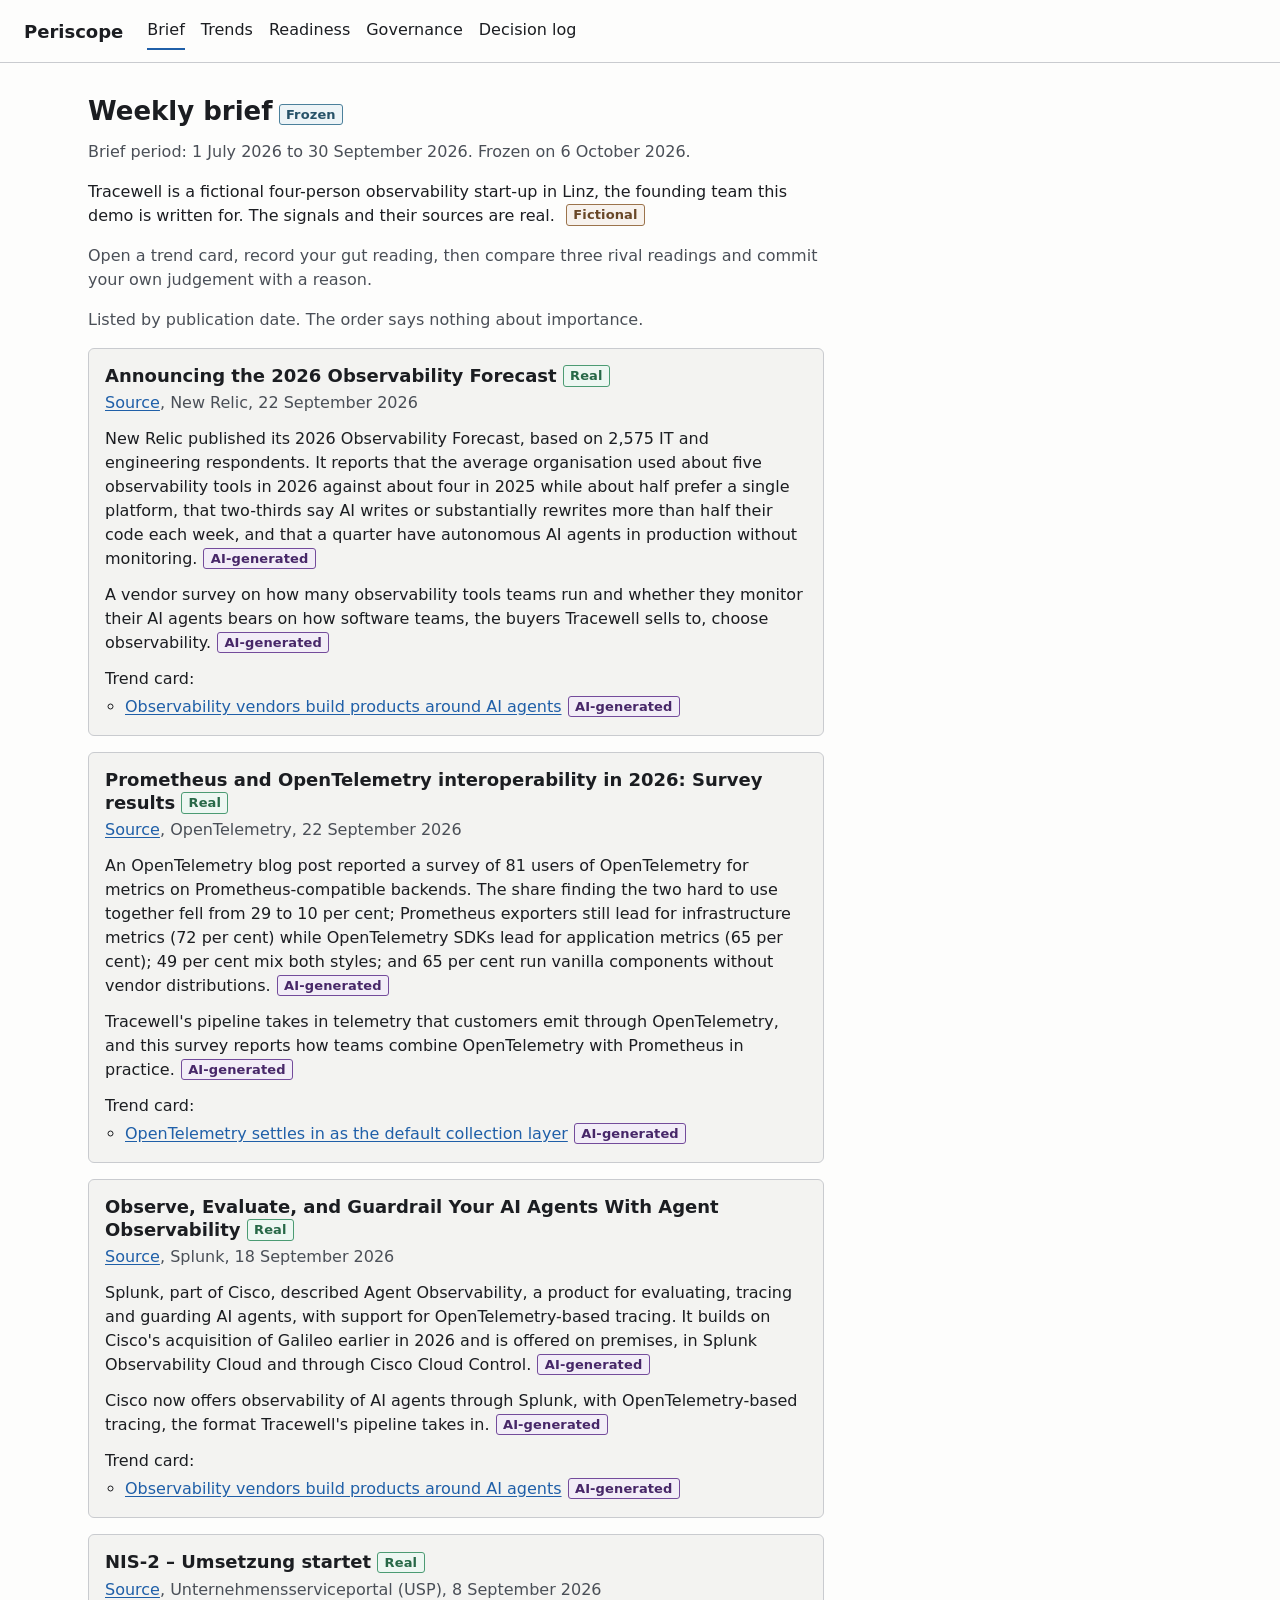
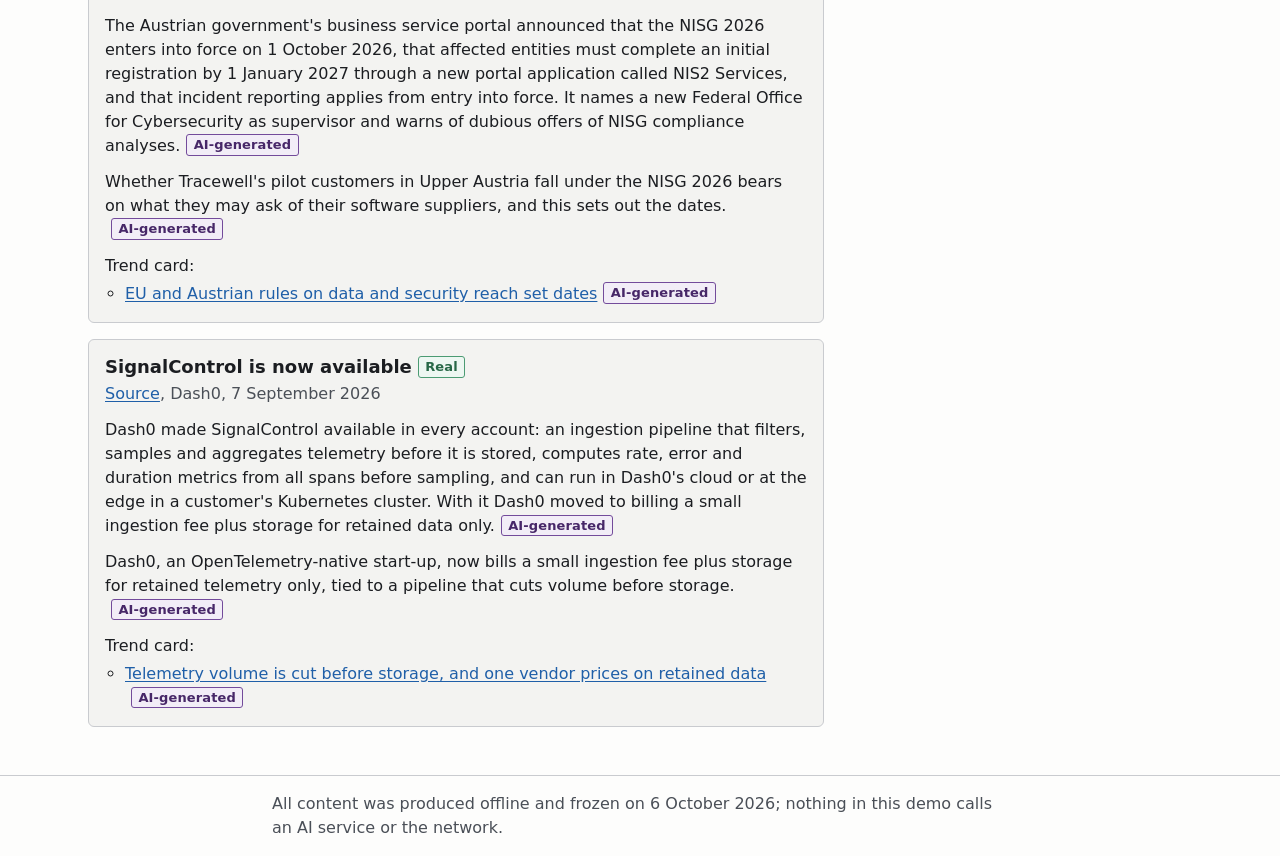
<file: index.html>
<!DOCTYPE html>
<html lang="en">
<head>
<meta charset="utf-8">
<meta name="viewport" content="width=device-width, initial-scale=1">
<title>Periscope: a judgement scaffold for founding teams (concept demo)</title>
<link rel="stylesheet" href="assets/css/main.css">
</head>
<body>
<p id="startup-failure">The demo could not load. It makes no network requests. If you opened this file directly from your disk, some browsers block it; please use the hosted version.</p>
<div id="app"></div>
<script type="module">
import { start } from './assets/js/main.js';
start();
</script>
</body>
</html>
</file>
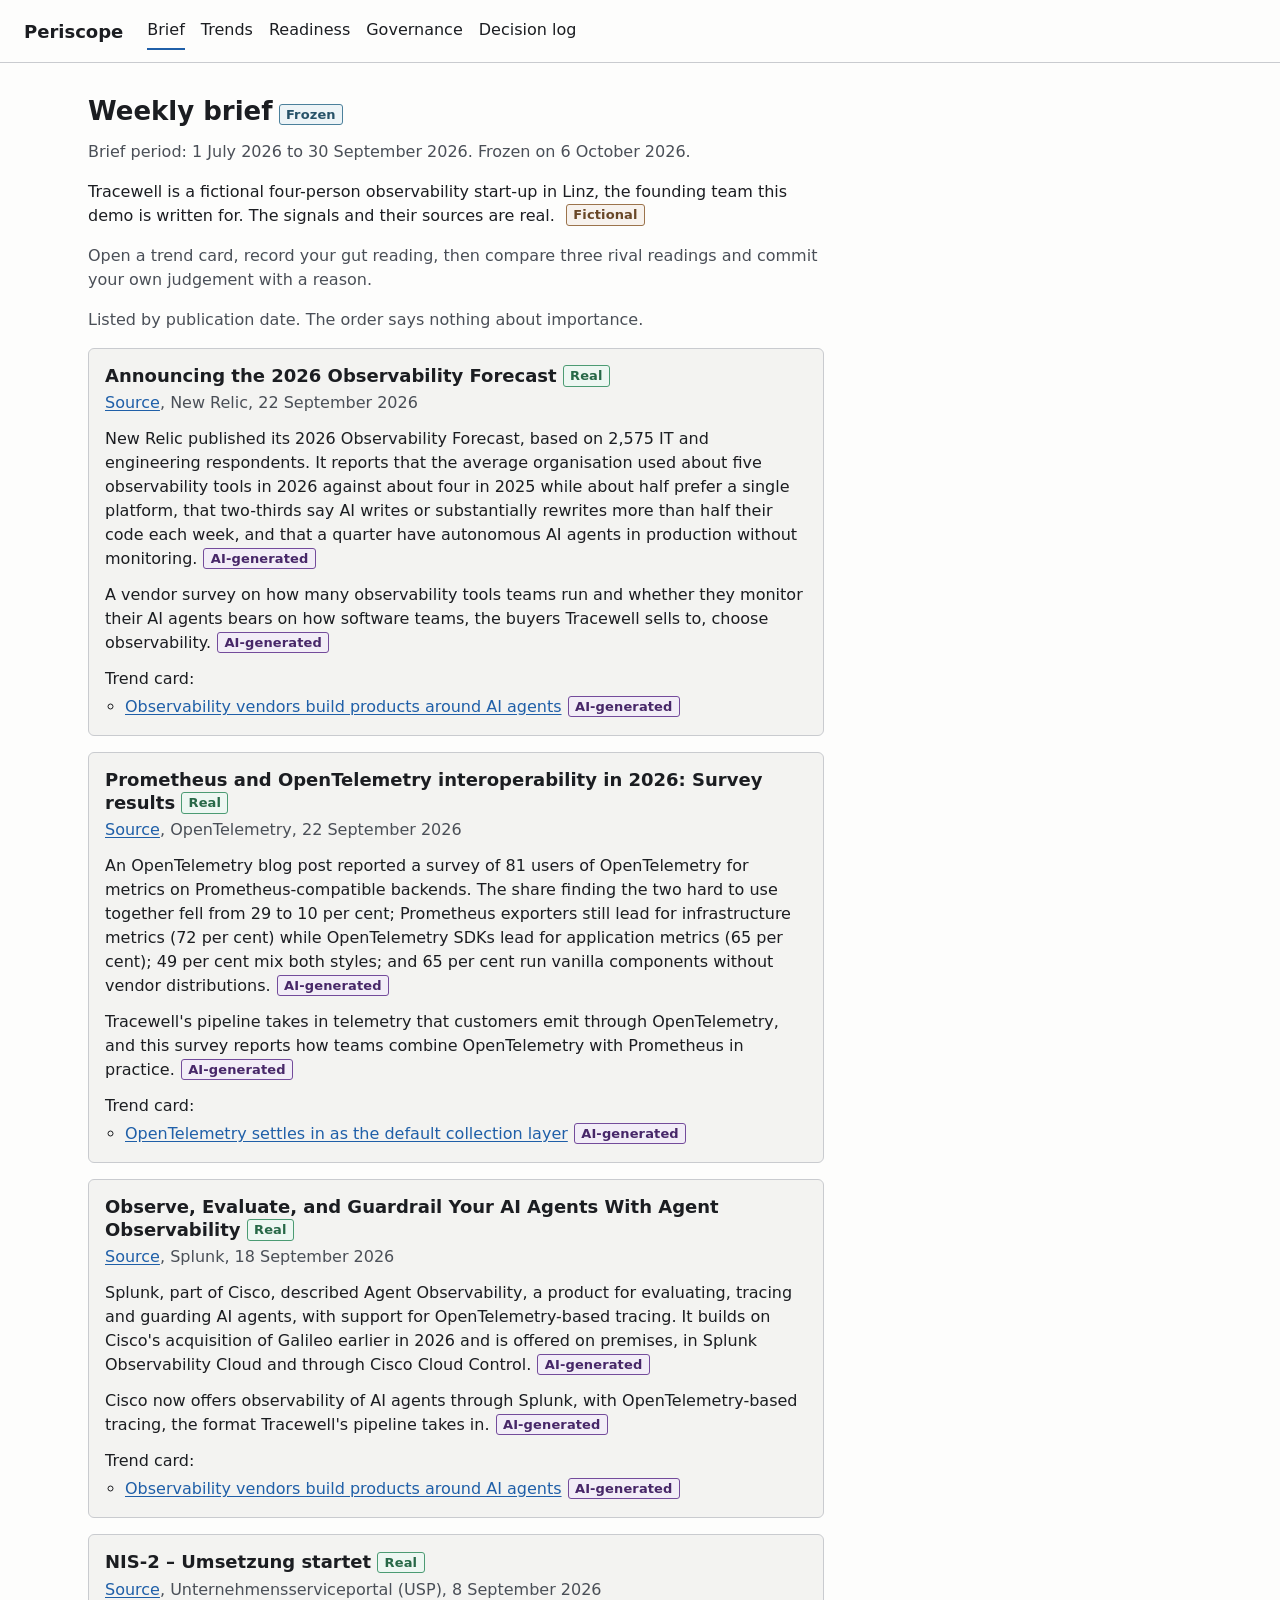
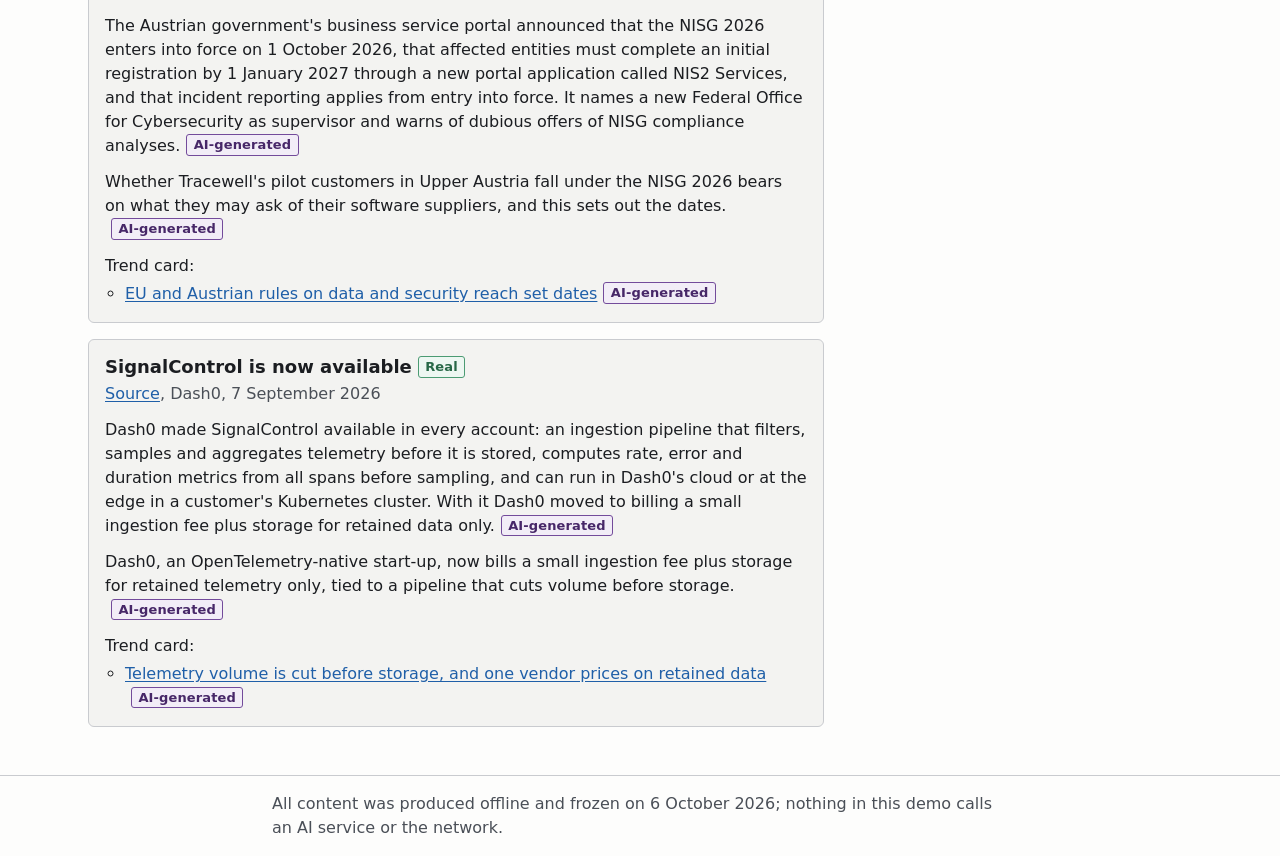
<file: tests/app-host.html>
<!DOCTYPE html>
<html lang="en">
<head>
<meta charset="utf-8">
<meta name="viewport" content="width=device-width, initial-scale=1">
<title>Periscope app host (test tooling)</title>
<link rel="stylesheet" href="../assets/css/main.css">
</head>
<body>
<!--
  Test tooling for Periscope. Never linked from the demo.

  The app host for whole-app tests (docs/04-module-design.md, M10 "Lives in"): the same static
  elements as index.html (lang, viewport meta, stylesheet link, the static #startup-failure
  message, an #app root, one module script), but the script hands start() the options the test
  page provides, so that a test can inject a fixture loader, a stubbed loader or a seeded random
  source. Loaded only by appFrame() in tests/lib/dom.mjs, inside a same-origin <iframe>:

    window.parent.__periscopeAppHost = { options(): object, started(error | null): void }

  start() takes { loader, random, flow, levelNames } (docs/04-module-design.md, M10 "Lives in").

  The host also records, in window.__periscopeStartup: for M10-U3, whether anything had been
  rendered into #app before #startup-failure left the document; for M10-U5, whether start()
  resolved and the value it resolved to (startResolved, startValue).
-->
<p id="startup-failure">The demo could not load. It makes no network requests. If you opened this file directly from your disk, some browsers block it; please use the hosted version.</p>
<div id="app"></div>
<script type="module">
const host = window.parent !== window ? window.parent.__periscopeAppHost : undefined;
const startup = { removed: false, appFilledBeforeRemoval: null, appAdditions: 0 };
window.__periscopeStartup = startup;

const observer = new MutationObserver((records) => {
  for (const r of records) {
    if (startup.removed) break;
    const app = document.getElementById('app');
    if (r.type === 'childList' && app && (r.target === app || app.contains(r.target)) && r.addedNodes.length > 0) {
      startup.appAdditions += 1;
    }
    const gone = Array.from(r.removedNodes).some(
      (n) => n.id === 'startup-failure' || (n.querySelector && n.querySelector('#startup-failure')),
    );
    if (gone) {
      startup.removed = true;
      startup.appFilledBeforeRemoval = startup.appAdditions > 0;
    }
  }
});
observer.observe(document.documentElement, { childList: true, subtree: true });

let failure = null;
try {
  const options = host && typeof host.options === 'function' ? host.options() : {};
  let main;
  try {
    main = await import('../assets/js/main.js');
  } catch (error) {
    throw new Error(
      `module under test could not be imported: assets/js/main.js (${error && error.message}). ` +
        'Before the module is implemented this failure is expected (test-first rule).',
    );
  }
  if (typeof main.start !== 'function') {
    throw new Error('assets/js/main.js does not export start(): the M10 shell is not implemented yet (test-first rule)');
  }
  const value = await main.start(options);
  startup.startResolved = true;
  startup.startValue = value;
} catch (error) {
  failure = error instanceof Error ? error : new Error(String(error));
}
if (host && typeof host.started === 'function') host.started(failure);
</script>
</body>
</html>
</file>
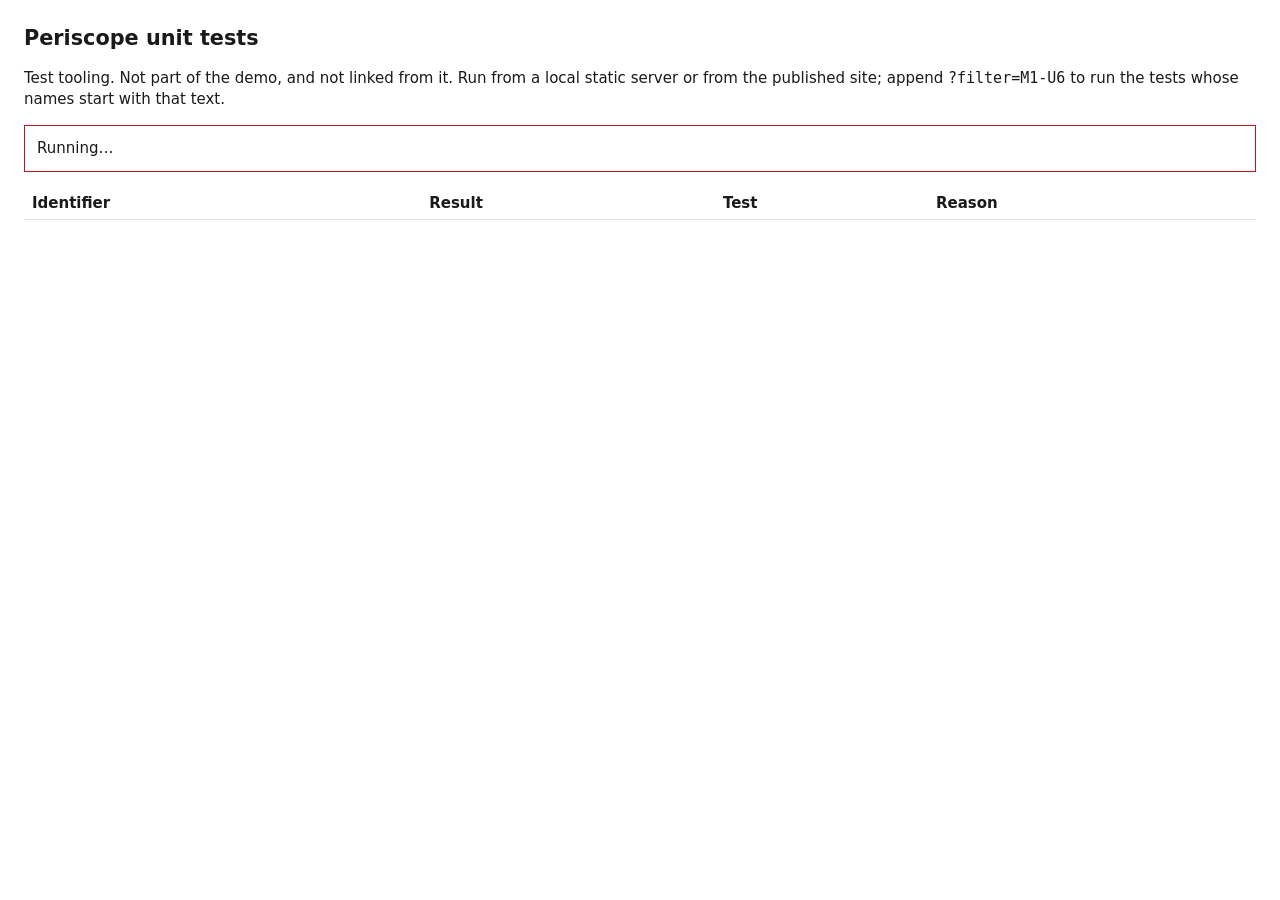
<file: tests/run.html>
<!DOCTYPE html>
<html lang="en">
<head>
<meta charset="utf-8">
<meta name="viewport" content="width=device-width, initial-scale=1">
<title>Periscope unit tests</title>
<style>
  body { font: 15px/1.4 system-ui, sans-serif; margin: 1.5rem; color: #1a1a1a; }
  h1 { font-size: 1.3rem; }
  #summary { font-weight: 600; margin: 1rem 0; }
  table { border-collapse: collapse; width: 100%; }
  th, td { text-align: left; vertical-align: top; padding: 0.3rem 0.5rem; border-bottom: 1px solid #ddd; }
  td.reason { white-space: pre-wrap; font-family: ui-monospace, monospace; font-size: 0.85rem; }
  tr.pass td.result { color: #1b5e20; }
  tr.fail td.result { color: #b71c1c; font-weight: 600; }
  tr.skip td.result { color: #8a6d00; }
  #scratch { position: absolute; left: -10000px; top: 0; width: 1280px; }
  #static-notice { padding: 0.75rem; border: 1px solid #b71c1c; }
</style>
</head>
<body>
<h1>Periscope unit tests</h1>
<p>Test tooling. Not part of the demo, and not linked from it. Run from a local static server or
from the published site; append <code>?filter=M1-U6</code> to run the tests whose names start
with that text.</p>
<p id="static-notice">The runner has not started. It is a module page and needs a static origin
(a local static server or the published site); opened from <code>file://</code>, Chromium-based
browsers refuse to load it.</p>
<p id="summary"></p>
<table>
  <thead><tr><th>Identifier</th><th>Result</th><th>Test</th><th>Reason</th></tr></thead>
  <tbody id="results"></tbody>
</table>
<div id="scratch" aria-hidden="true"></div>
<script type="module" src="./run.mjs"></script>
</body>
</html>
</file>
<file: assets/css/main.css>
/* Periscope: the one stylesheet (M10, docs/04-module-design.md).

   Constraints: system fonts only, nothing loaded from anywhere (no web font, no remote image, no
   @import); legible on a phone in portrait (360 x 640, 390 x 844) and a laptop in landscape
   (1280 x 800, 1440 x 900); body text never below 16px; no horizontal scrolling.

   No ranking through emphasis (invariant 1, C-4): peers share one template, so nothing here styles
   one item of a list differently from another. The DOM hooks (data-*) are behaviour-free; the only
   one selected here is data-badge, for the honesty badges (C-5).

   Classes the screen modules may use: .screen, .notice, .note, .peer-group / .peer, .card,
   .card-list, .meta, .source, .quote, .field, .actions, .echo, .link-button. */

/* ------------------------------------------------------------------ base */

:root {
  color-scheme: light dark;
  --text: #1b1d21;
  --muted: #4a4f57;
  --bg: #fdfdfc;
  --surface: #f3f3f1;
  --line: #c9cbcf;
  --accent: #1f5fa8;
  --notice-bg: #fff6e0;
  --notice-line: #b98a1e;
  --focus: #1f5fa8;
  --measure: 46rem;
  --page: 72rem;
}

@media (prefers-color-scheme: dark) {
  :root {
    --text: #e8e9eb;
    --muted: #b4b8bf;
    --bg: #15171a;
    --surface: #1f2226;
    --line: #3b4048;
    --accent: #8cb8ee;
    --notice-bg: #2c2618;
    --notice-line: #a88534;
    --focus: #8cb8ee;
  }
}

*,
*::before,
*::after {
  box-sizing: border-box;
}

html {
  font-size: 100%;
  -webkit-text-size-adjust: 100%;
  text-size-adjust: 100%;
}

body {
  margin: 0;
  font-family: system-ui, -apple-system, "Segoe UI", Roboto, "Helvetica Neue", Arial, "Noto Sans", sans-serif;
  font-size: 1rem;
  line-height: 1.5;
  color: var(--text);
  background: var(--bg);
  overflow-wrap: anywhere;
}

p,
li,
dd,
dt,
td,
th,
label,
legend,
blockquote {
  font-size: 1rem;
}

h1,
h2,
h3,
h4 {
  line-height: 1.25;
  margin: 1.5rem 0 0.75rem;
  overflow-wrap: break-word;
}

h1 { font-size: 1.625rem; margin-top: 0.5rem; }
h2 { font-size: 1.3125rem; }
h3 { font-size: 1.125rem; }
h4 { font-size: 1rem; }

p { margin: 0 0 1rem; }

a { color: var(--accent); text-underline-offset: 0.15em; }

img,
svg,
video {
  max-width: 100%;
  height: auto;
}

:focus-visible {
  outline: 3px solid var(--focus);
  outline-offset: 2px;
}

/* ------------------------------------------------------------------ start-up failure (G-E1)
   Visible by default; the shell removes the element after a successful start. Never hidden here. */

#startup-failure {
  margin: 1rem;
  padding: 1rem;
  border: 2px solid var(--notice-line);
  background: var(--notice-bg);
  max-width: var(--measure);
}

/* ------------------------------------------------------------------ shell */

#app {
  min-height: 100vh;
  display: flex;
  flex-direction: column;
}

.site-header {
  display: flex;
  flex-wrap: wrap;
  align-items: center;
  gap: 0.25rem 1.5rem;
  padding: 0.5rem 1rem;
  border-bottom: 1px solid var(--line);
}

.brand {
  font-weight: 700;
  font-size: 1.125rem;
}

.main-nav ul {
  display: flex;
  flex-wrap: wrap;
  gap: 0 1rem;
  margin: 0;
  padding: 0;
  list-style: none;
}

.main-nav li {
  margin: 0;
}

.main-nav a {
  display: inline-block;
  padding: 0.375rem 0;
  text-decoration: none;
  color: var(--text);
  border-bottom: 2px solid transparent;
}

.main-nav a:hover {
  border-bottom-color: var(--line);
}

/* The screen being shown: navigation state, not emphasis of any content item. */
.main-nav a[aria-current="page"] {
  border-bottom-color: var(--accent);
}

.screen-host {
  flex: 1 0 auto;
  width: 100%;
  max-width: var(--page);
  margin: 0 auto;
  padding: 1rem;
}

.site-footer {
  border-top: 1px solid var(--line);
  padding: 1rem;
  color: var(--muted);
}

.demo-statement {
  max-width: var(--measure);
  margin: 0 auto;
}

/* ------------------------------------------------------------------ screen building blocks */

.screen > p,
.screen > ul,
.screen > ol,
.screen > section > p {
  max-width: var(--measure);
}

/* Error and withheld notices (C-3) and the not-found screen (G-E2). */
.notice {
  padding: 0.75rem 1rem;
  border-left: 4px solid var(--notice-line);
  background: var(--notice-bg);
  max-width: var(--measure);
}

/* Ordering notes (C-4) and other short interface lines. Same size as body text. */
.note {
  color: var(--muted);
}

.meta {
  color: var(--muted);
}

/* The fictional-premise line (L2 F1) on the brief and the trend card: body text, held to the
   reading measure, with its fictional badge at the end. */
.premise {
  max-width: var(--measure);
}

/* Peers (the three readings): one column on a phone, equal columns side by side on a wide
   screen. minmax(0, 1fr) keeps the columns equal whatever their content. */
.peer-group {
  display: grid;
  grid-template-columns: minmax(0, 1fr);
  gap: 1rem;
  margin: 0 0 1.5rem;
  padding: 0;
  list-style: none;
}

@media (min-width: 60rem) {
  .peer-group {
    grid-template-columns: repeat(3, minmax(0, 1fr));
  }
}

.peer,
.card {
  min-width: 0;
  padding: 1rem;
  border: 1px solid var(--line);
  border-radius: 6px;
  background: var(--surface);
  font-size: 1rem;
  font-weight: 400;
}

.card-list {
  display: grid;
  gap: 1rem;
  margin: 0 0 1.5rem;
  padding: 0;
  list-style: none;
  max-width: var(--measure);
}

.source,
.quote {
  color: var(--muted);
}

.quote q {
  color: var(--text);
  font-style: italic;
}

.echo {
  white-space: pre-wrap;
}

/* ------------------------------------------------------------------ forms */

fieldset {
  margin: 0 0 1rem;
  padding: 0.75rem 1rem 1rem;
  border: 1px solid var(--line);
  border-radius: 6px;
  min-width: 0;
}

legend {
  padding: 0 0.25rem;
  font-weight: 600;
}

.field {
  display: block;
  margin: 0 0 1rem;
  max-width: var(--measure);
}

.field > label {
  display: block;
  margin-bottom: 0.25rem;
}

input,
textarea,
select,
button {
  font: inherit;
  font-size: 1rem;
  max-width: 100%;
}

textarea,
input[type="text"] {
  display: block;
  width: 100%;
  padding: 0.5rem;
  color: var(--text);
  background: var(--bg);
  border: 1px solid var(--line);
  border-radius: 4px;
}

textarea {
  min-height: 5.5rem;
  resize: vertical;
}

input[type="radio"] {
  width: 1.125rem;
  height: 1.125rem;
  margin: 0 0.5rem 0 0;
  vertical-align: -0.15em;
}

.actions {
  display: flex;
  flex-wrap: wrap;
  gap: 0.75rem;
  align-items: center;
  margin: 0 0 1rem;
}

button {
  padding: 0.5rem 1rem;
  border: 1px solid var(--accent);
  border-radius: 4px;
  color: var(--bg);
  background: var(--accent);
  cursor: pointer;
}

button:disabled {
  cursor: not-allowed;
  opacity: 0.55;
}

/* A secondary action drawn as plain text (for example, skipping optional questions): transparent,
   borderless, and no larger or heavier than the text around it. */
.link-button {
  padding: 0;
  border: 0;
  border-radius: 0;
  background: transparent;
  color: var(--accent);
  font-size: 1rem;
  font-weight: 400;
  text-decoration: underline;
  text-underline-offset: 0.15em;
}

/* ------------------------------------------------------------------ weekly brief (M5)
   Every signal element is built from one template; nothing below singles one out. */

.brief-head {
  max-width: var(--measure);
  margin-bottom: 1rem;
}

.brief-head .meta {
  margin-bottom: 0;
}

.signal-title {
  font-size: 1.125rem;
  margin: 0 0 0.25rem;
}

.signal-source {
  margin-bottom: 0.75rem;
}

.signal-body > p {
  margin-bottom: 0.75rem;
}

.signal-trends > p {
  margin-bottom: 0.25rem;
}

.signal-trends > p:last-child {
  margin-bottom: 0;
}

.trend-links {
  margin: 0;
  padding-left: 1.25rem;
}

/* ------------------------------------------------------------------ trend card and trend index (M6)
   Layout only. The three readings share .peer and every class inside it; nothing below selects one
   reading, signal or trend differently from its peers. */

.trend-head h1 {
  margin-bottom: 0.5rem;
}

.trend-summary,
.intuition-prompt {
  max-width: var(--measure);
}

.lens-options {
  display: flex;
  flex-wrap: wrap;
  gap: 0.5rem 1.5rem;
}

.lens-option {
  display: inline-flex;
  align-items: center;
  min-height: 2.75rem;
  cursor: pointer;
}

.field-head {
  display: flex;
  flex-wrap: wrap;
  align-items: baseline;
  gap: 0 0.25rem;
  margin-bottom: 0.25rem;
}

.field-head .label-badge {
  margin-left: 0;
}

.reading-lens {
  margin-top: 0;
}

.reading-part {
  margin: 1rem 0 0.25rem;
}

.claims {
  margin: 0;
  padding-left: 1.25rem;
}

.claim {
  margin-bottom: 0.5rem;
}

.question-group {
  margin-top: 1.25rem;
}

.question-item {
  max-width: var(--measure);
}

.question {
  margin-bottom: 0.5rem;
}

.skip-row {
  margin: 0 0 1rem;
}

.echo-list {
  margin: 0 0 1rem;
}

.echo-list dt {
  font-weight: 600;
}

.echo-list dd {
  margin: 0 0 0.75rem;
}

/* Before and after the readings: stacked on a phone, side by side on a wide screen. */
.side-by-side {
  display: grid;
  grid-template-columns: minmax(0, 1fr);
  gap: 1rem;
  margin: 0 0 1.5rem;
}

@media (min-width: 48rem) {
  .side-by-side {
    grid-template-columns: repeat(2, minmax(0, 1fr));
  }
}

.side-by-side h3 {
  margin-top: 0;
}

/* ------------------------------------------------------------------ readiness, governance, decision log (M7, M8)
   No bars, gauges or colour scales (F3-S1); every log entry shares one template (F4-S1). The replay
   statement is a plain paragraph so that it stays within the first screen on a phone (NF5). */

.readiness-profile,
.maturity,
.governance-list,
.governance-argument {
  max-width: var(--measure);
  margin-bottom: 2rem;
}

.answers {
  margin: 0 0 0.75rem;
}

.answers dt {
  font-style: italic;
}

.answers dd {
  margin: 0 0 0.5rem;
}

.category h3,
.practice h3,
.next-level-item h4,
.entry-heading {
  margin-top: 0;
}

.placeholder {
  font-family: ui-monospace, "SFMono-Regular", Consolas, "Liberation Mono", monospace;
  font-size: 1rem;
  overflow-wrap: anywhere;
}

.argument-paragraph {
  margin-bottom: 1.25rem;
}

.replay-statement {
  max-width: var(--measure);
}

.entry-heading {
  font-size: 1.125rem;
}

.replay-signal-list {
  margin: 0 0 0.5rem;
  padding-left: 1.25rem;
}

.replay-signal > p,
.past-judgement > p,
.outcome > p,
.calibration > p {
  margin-bottom: 0.5rem;
}

.past-rationale {
  white-space: pre-wrap;
}

/* ------------------------------------------------------------------ honesty badges (M9, C-5)
   One shape for every value; the hue tells the origins apart and all hues share one lightness and
   one weight, so no label looks more important than another. Peers carry identical badges. */

.label-badge {
  display: inline-block;
  margin: 0 0.375rem;
  padding: 0 0.4rem;
  border: 1px solid hsl(var(--badge-hue, 220) 35% 45%);
  border-radius: 3px;
  color: hsl(var(--badge-hue, 220) 45% 28%);
  background: hsl(var(--badge-hue, 220) 40% 95%);
  font-size: 0.8125rem;
  font-weight: 600;
  font-style: normal;
  line-height: 1.5;
  letter-spacing: 0.01em;
  vertical-align: 0.1em;
  white-space: nowrap;
}

@media (prefers-color-scheme: dark) {
  .label-badge {
    border-color: hsl(var(--badge-hue, 220) 30% 60%);
    color: hsl(var(--badge-hue, 220) 45% 85%);
    background: hsl(var(--badge-hue, 220) 25% 20%);
  }
}

[data-badge="real"] { --badge-hue: 150; }
[data-badge="ai-generated"] { --badge-hue: 270; }
[data-badge="frozen"] { --badge-hue: 200; }
[data-badge="fictional"] { --badge-hue: 30; }
[data-badge="replay"] { --badge-hue: 330; }
[data-badge="yours"] { --badge-hue: 90; }

/* ------------------------------------------------------------------ wider screens */

@media (min-width: 48rem) {
  .site-header {
    padding: 0.75rem 1.5rem;
  }

  .screen-host {
    padding: 1.5rem;
  }
}

@media (prefers-reduced-motion: reduce) {
  * {
    scroll-behavior: auto !important;
    transition: none !important;
  }
}
</file>
